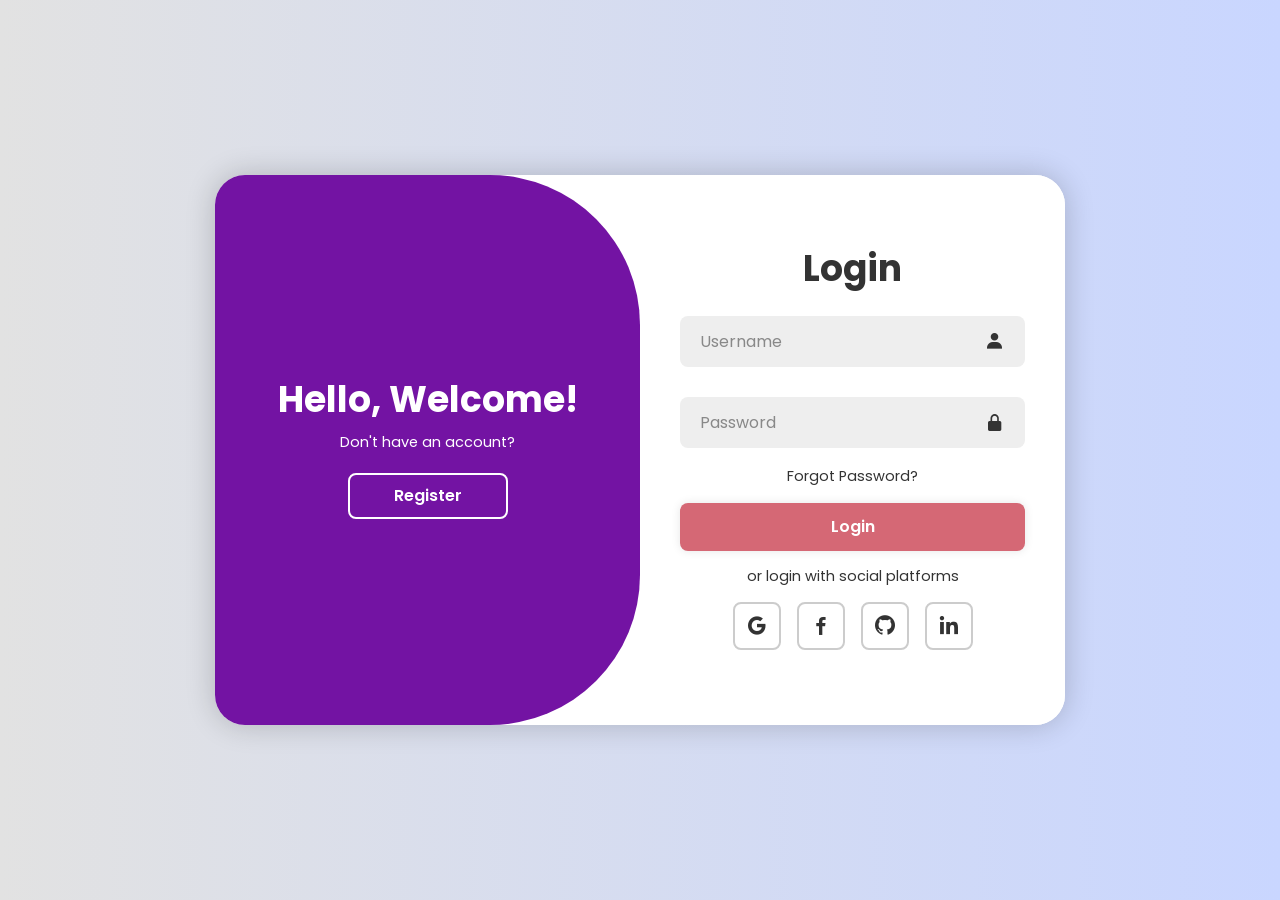
<file: SignUp_LogIn_Form.html>
<!DOCTYPE html>
<html lang="en">
<head>
    <meta charset="UTF-8">
    <meta name="viewport" content="width=device-width, initial-scale=1.0">
    <title>Login/Signup Form</title>
    <link rel="stylesheet" href="SignUp_LogIn_Form.css">
    <link href='https://unpkg.com/boxicons@2.1.4/css/boxicons.min.css' rel='stylesheet'>
</head>
  <body>

      <div class="container">
          <div class="form-box login">
              <form action="#">
                  <h1>Login</h1>
                  <div class="input-box">
                      <input type="text" placeholder="Username" required>
                      <i class='bx bxs-user'></i>
                  </div>
                  <div class="input-box">
                      <input type="password" placeholder="Password" required>
                      <i class='bx bxs-lock-alt' ></i>
                  </div>
                  <div class="forgot-link">
                      <a href="#">Forgot Password?</a>
                  </div>
                  <button type="submit" class="btn">Login</button>
                  <p>or login with social platforms</p>
                  <div class="social-icons">
                      <a href="#"><i class='bx bxl-google' ></i></a>
                      <a href="#"><i class='bx bxl-facebook' ></i></a>
                      <a href="#"><i class='bx bxl-github' ></i></a>
                      <a href="#"><i class='bx bxl-linkedin' ></i></a>
                  </div>
              </form>
          </div>

          <div class="form-box register">
              <form action="#">
                  <h1>Registration</h1>
                  <div class="input-box">
                      <input type="text" placeholder="Username" required>
                      <i class='bx bxs-user'></i>
                  </div>
                  <div class="input-box">
                      <input type="email" placeholder="Email" required>
                      <i class='bx bxs-envelope' ></i>
                  </div>
                  <div class="input-box">
                      <input type="password" placeholder="Password" required>
                      <i class='bx bxs-lock-alt' ></i>
                  </div>
                  <button type="submit" class="btn">Register</button>
                  <p>or register with social platforms</p>
                  <div class="social-icons">
                      <a href="#"><i class='bx bxl-google' ></i></a>
                      <a href="#"><i class='bx bxl-facebook' ></i></a>
                      <a href="#"><i class='bx bxl-github' ></i></a>
                      <a href="#"><i class='bx bxl-linkedin' ></i></a>
                  </div>
              </form>
          </div>

          <div class="toggle-box">
              <div class="toggle-panel toggle-left">
                  <h1>Hello, Welcome!</h1>
                  <p>Don't have an account?</p>
                  <button class="btn register-btn">Register</button>
              </div>

              <div class="toggle-panel toggle-right">
                  <h1>Welcome Back!</h1>
                  <p>Already have an account?</p>
                  <button class="btn login-btn">Login</button>
              </div>
          </div>
      </div>

      <script src="SignUp_LogIn_Form.js"></script>
  </body>
</html>
</file>
<file: SignUp_LogIn_Form.css>
@import url('https://fonts.googleapis.com/css2?family=Poppins:ital,wght@0,100;0,200;0,300;0,400;0,500;0,600;0,700;0,800;0,900;1,100;1,200;1,300;1,400;1,500;1,600;1,700;1,800;1,900&display=swap');

*{
    margin: 0;
    padding: 0;
    box-sizing: border-box;
    font-family: "Poppins", sans-serif;
    text-decoration: none;
    list-style: none;
}

body{
    display: flex;
    justify-content: center;
    align-items: center;
    min-height: 100vh;
    background: linear-gradient(90deg, #e2e2e2, #c9d6ff);
}

.container{
    position: relative;
    width: 850px;
    height: 550px;
    background: #fff;
    margin: 20px;
    border-radius: 30px;
    box-shadow: 0 0 30px rgba(0, 0, 0, .2);
    overflow: hidden;
}

    .container h1{
        font-size: 36px;
        margin: -10px 0;
    }

    .container p{
        font-size: 14.5px;
        margin: 15px 0;
    }

form{ width: 100%; }

.form-box{
    position: absolute;
    right: 0;
    width: 50%;
    height: 100%;
    background: #fff;
    display: flex;
    align-items: center;
    color: #333;
    text-align: center;
    padding: 40px;
    z-index: 1;
    transition: .6s ease-in-out 1.2s, visibility 0s 1s;
}

    .container.active .form-box{ right: 50%; }

    .form-box.register{ visibility: hidden; }
        .container.active .form-box.register{ visibility: visible; }

.input-box{
    position: relative;
    margin: 30px 0;
}

    .input-box input{
        width: 100%;
        padding: 13px 50px 13px 20px;
        background: #eee;
        border-radius: 8px;
        border: none;
        outline: none;
        font-size: 16px;
        color: #333;
        font-weight: 500;
    }

        .input-box input::placeholder{
            color: #888;
            font-weight: 400;
        }
    
    .input-box i{
        position: absolute;
        right: 20px;
        top: 50%;
        transform: translateY(-50%);
        font-size: 20px;
    }

.forgot-link{ margin: -15px 0 15px; }
    .forgot-link a{
        font-size: 14.5px;
        color: #333;
    }

.btn{
    width: 100%;
    height: 48px;
    background: #d56875;
    border-radius: 8px;
    box-shadow: 0 0 10px rgba(0, 0, 0, .1);
    border: none;
    cursor: pointer;
    font-size: 16px;
    color: #fff;
    font-weight: 600;
}

.social-icons{
    display: flex;
    justify-content: center;
}

    .social-icons a{
        display: inline-flex;
        padding: 10px;
        border: 2px solid #ccc;
        border-radius: 8px;
        font-size: 24px;
        color: #333;
        margin: 0 8px;
    }

.toggle-box{
    position: absolute;
    width: 100%;
    height: 100%;
}

    .toggle-box::before{
        content: '';
        position: absolute;
        left: -250%;
        width: 300%;
        height: 100%;
        background: #7313a3;
        /* border: 2px solid red; */
        border-radius: 150px;
        z-index: 2;
        transition: 1.8s ease-in-out;
    }

        .container.active .toggle-box::before{ left: 50%; }

.toggle-panel{
    position: absolute;
    width: 50%;
    height: 100%;
    /* background: seagreen; */
    color: #fff;
    display: flex;
    flex-direction: column;
    justify-content: center;
    align-items: center;
    z-index: 2;
    transition: .6s ease-in-out;
}

    .toggle-panel.toggle-left{ 
        left: 0;
        transition-delay: 1.2s; 
    }
        .container.active .toggle-panel.toggle-left{
            left: -50%;
            transition-delay: .6s;
        }

    .toggle-panel.toggle-right{ 
        right: -50%;
        transition-delay: .6s;
    }
        .container.active .toggle-panel.toggle-right{
            right: 0;
            transition-delay: 1.2s;
        }

    .toggle-panel p{ margin-bottom: 20px; }

    .toggle-panel .btn{
        width: 160px;
        height: 46px;
        background: transparent;
        border: 2px solid #fff;
        box-shadow: none;
    }

@media screen and (max-width: 650px){
    .container{ height: calc(100vh - 40px); }

    .form-box{
        bottom: 0;
        width: 100%;
        height: 70%;
    }

        .container.active .form-box{
            right: 0;
            bottom: 30%;
        }

    .toggle-box::before{
        left: 0;
        top: -270%;
        width: 100%;
        height: 300%;
        border-radius: 20vw;
    }

        .container.active .toggle-box::before{
            left: 0;
            top: 70%;
        }

        .container.active .toggle-panel.toggle-left{
            left: 0;
            top: -30%;
        }

    .toggle-panel{ 
        width: 100%;
        height: 30%;
    }
        .toggle-panel.toggle-left{ top: 0; }
        .toggle-panel.toggle-right{
            right: 0;
            bottom: -30%;
        }

            .container.active .toggle-panel.toggle-right{ bottom: 0; }
}

@media screen and (max-width: 400px){
    .form-box { padding: 20px; }

    .toggle-panel h1{font-size: 30px; }
}
</file>
